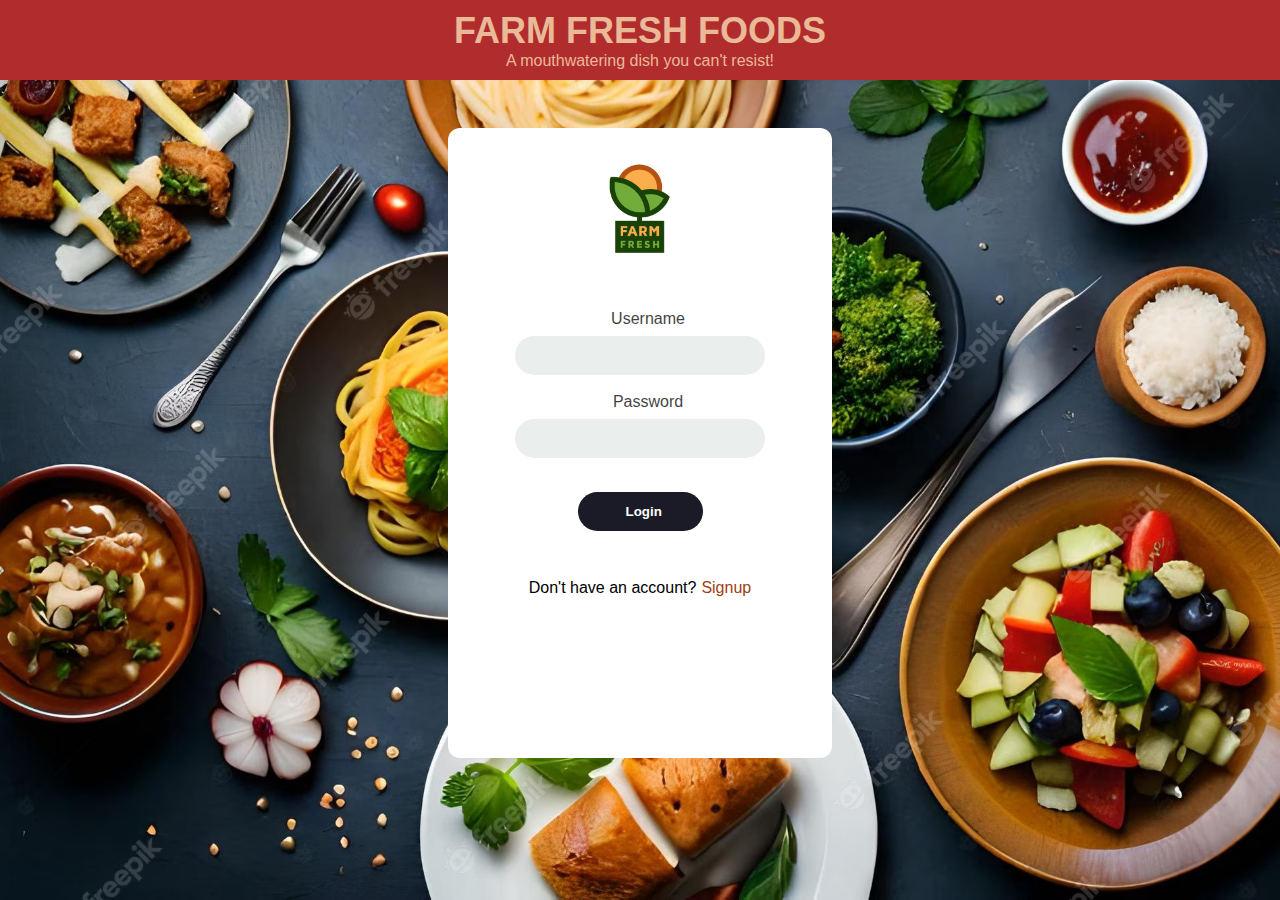
<file: index.html>
<!DOCTYPE html>
<html>
<head>
   <link rel="stylesheet" type="text/css" href="style.css">
    <title>FOOD BAZAAR</title>
    <style>
        body {
            background-image: url('table-with-various-dishes-including-pasta-vegetables-cheese_931553-49027.avif'); /* Replace with the path to your rice and stew background image */
            background-size: cover;
            background-repeat: no-repeat;
            background-attachment: fixed;
            margin: 0;
            padding: 0;
            font-family: Arial, sans-serif;
        }

        header {
            text-align: center;
            padding: 10px;
            color: #eab998;
            background-color:rgb(177, 45, 45);
        }

        h1 {
            font-size: 36px;
            margin: 0;
        }
n 
        p {
            font-size: 20px;
            margin: 20px 0;
        }
                sub-form{ background-color: blue;}

        /* You can add additional CSS rules for your content here */
    </style>
</head>

    <header>
        <h1 >FARM FRESH FOODS</h1>
        <p >A mouthwatering dish you can't resist!</p>
    </header>

    <!-- Add more content about rice and stew here -->
 
<body style="background-color: aqua"> 
    <div class="form">
        <form action="#" class="sub-form">
            <div class="upper-form">
               <div style="text-align:center;">
                <img src="f5204917a01e6c457e08030df0e253d2.png" alt="Logo" class="logo"> 
                <br></br>
                <label>Username</label> <br>
                <input type="text" name="Username"> <br>
                <label>Password</label> <br>
                <input type="password" name="password"> <br>
                <div class="btn">
                <button type="submit"><a href="princedossey 2.html">Login</a></button> <br>
                </div>
                </div>
            </div>
            <div class="button-form">
                <div class="no-account">Don't have an account?</div>
                <a href="prince dossey 2.html" class="signup">Signup</a>
                <a img="f5204917a01e6c457e08030df0e253d2.png"></a>
            </div>
            <div>

            </div>
        </form>
    </div>

</html>
</file>
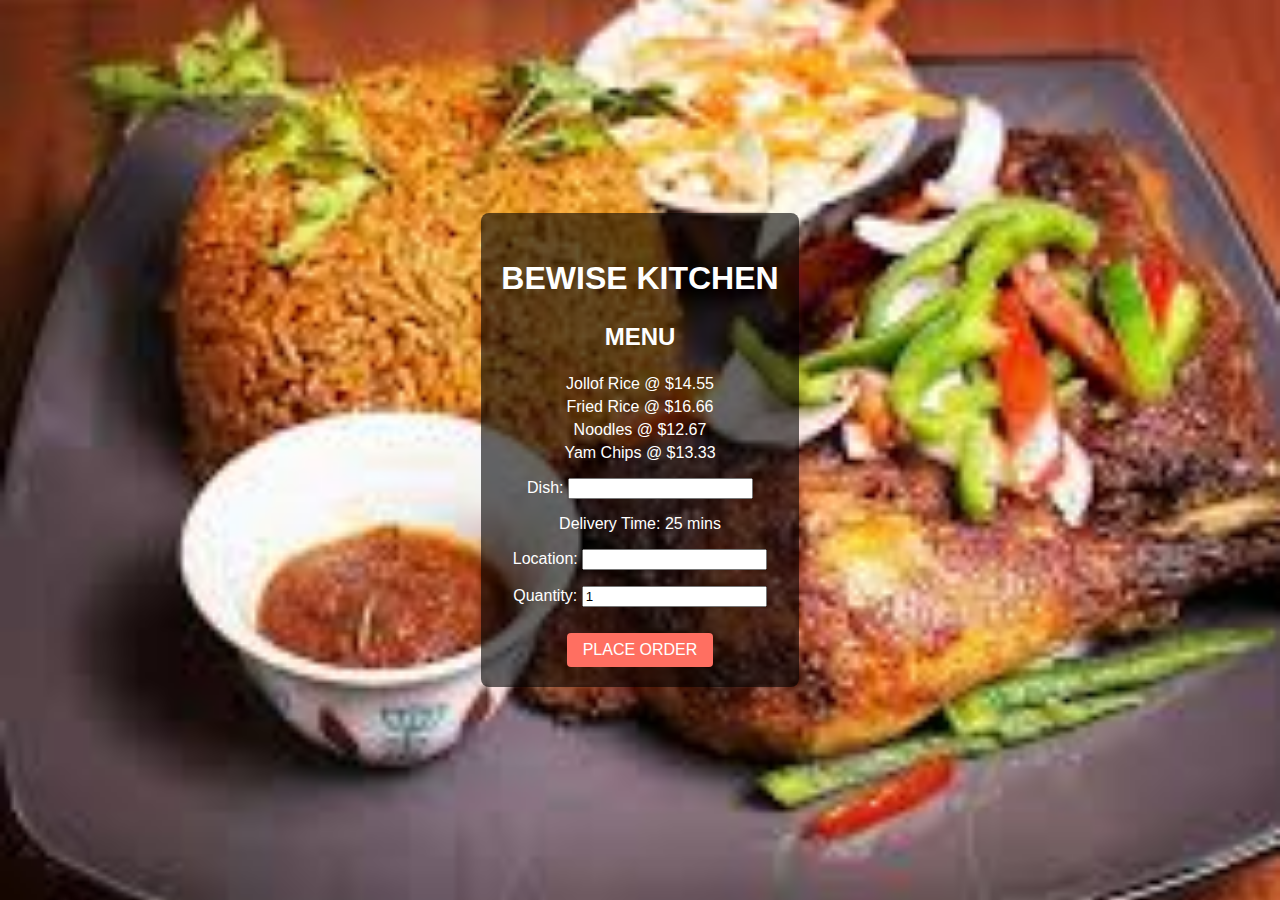
<file: be wise.html>
<!DOCTYPE html>
<html lang="en">
<head>
    <meta charset="UTF-8">
    <meta name="viewport" content="width=device-width, initial-scale=1.0">
    <link rel="stylesheet" type="text/css" href="bewise.css">
    <title>Restaurant Details</title>
    <style>
        /* Add your CSS styles for the details page here */
       
    </style>
</head>
<body>
<div class="menu-details-container">
    <div class="restaurant-details">
        <h2>BEWISE KITCHEN</h2>
        <h3>MENU</h3>
        <ul>
            <li>Jollof Rice @ $14.55</li>
            <li>Fried Rice @ $16.66</li>
            <li>Noodles @ $12.67</li>
            <li>Yam Chips @ $13.33</li>
        </ul>

        <p>Dish: <input type="dish"></p>
        <p>Delivery Time: 25 mins</p>
        <p>Location: <input type="Place"></p>
        <p>Quantity: <input type="number" min="1" value="1"></p>
        
        <a href="pkoi 2.html" class="btn">PLACE ORDER</a>
    </div>
</div>
</body>
</html>
</file>
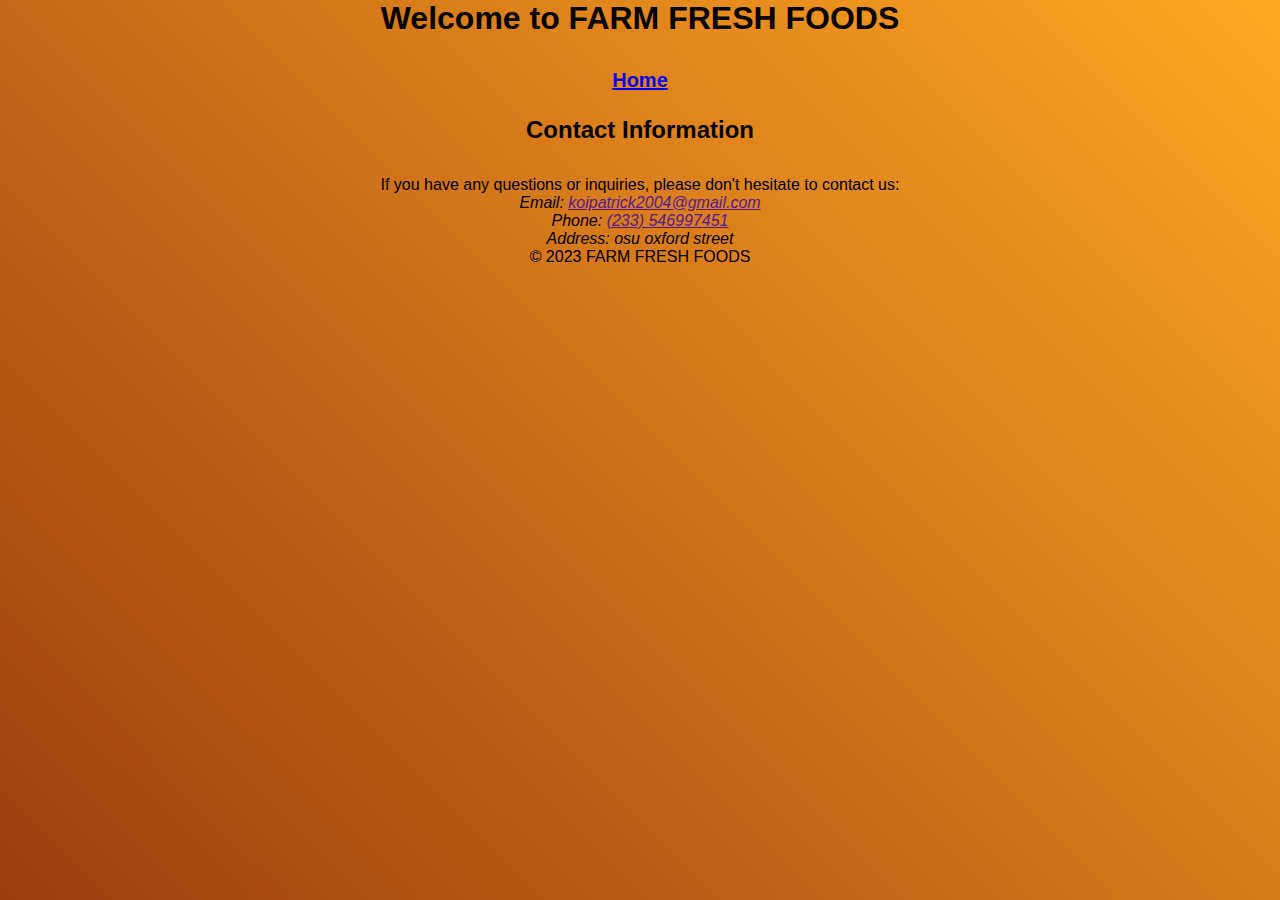
<file: contact.html>
<!DOCTYPE html>
<html lang="en">
<head>
    <meta charset="UTF-8">
    <meta name="viewport" content="width=device-width, initial-scale=1.0">
    <title>Uber Food</title>
    <link rel="stylesheet" href="style.css">
</head>
<body>
    <header>
        <h1>Welcome to FARM FRESH FOODS</h1>
        <nav>
            <ul>
                <li><a href="index.html">Home</a></li>
               
            </ul>
        </nav>
    </header>

    <main>
        <section class="contact">
            <h2>Contact Information</h2>
            <p>If you have any questions or inquiries, please don't hesitate to contact us:</p>
            <address>
                <p>Email: <a href>koipatrick2004@gmail.com</a></p>
                <p>Phone: <a href> (233) 546997451</a></p>
                <p>Address: osu oxford street</p>
            </address>
        </section>
    </main>

    <footer>
        <p>&copy; 2023 FARM FRESH FOODS</p>
    </footer>
</body>
</html>
</file>
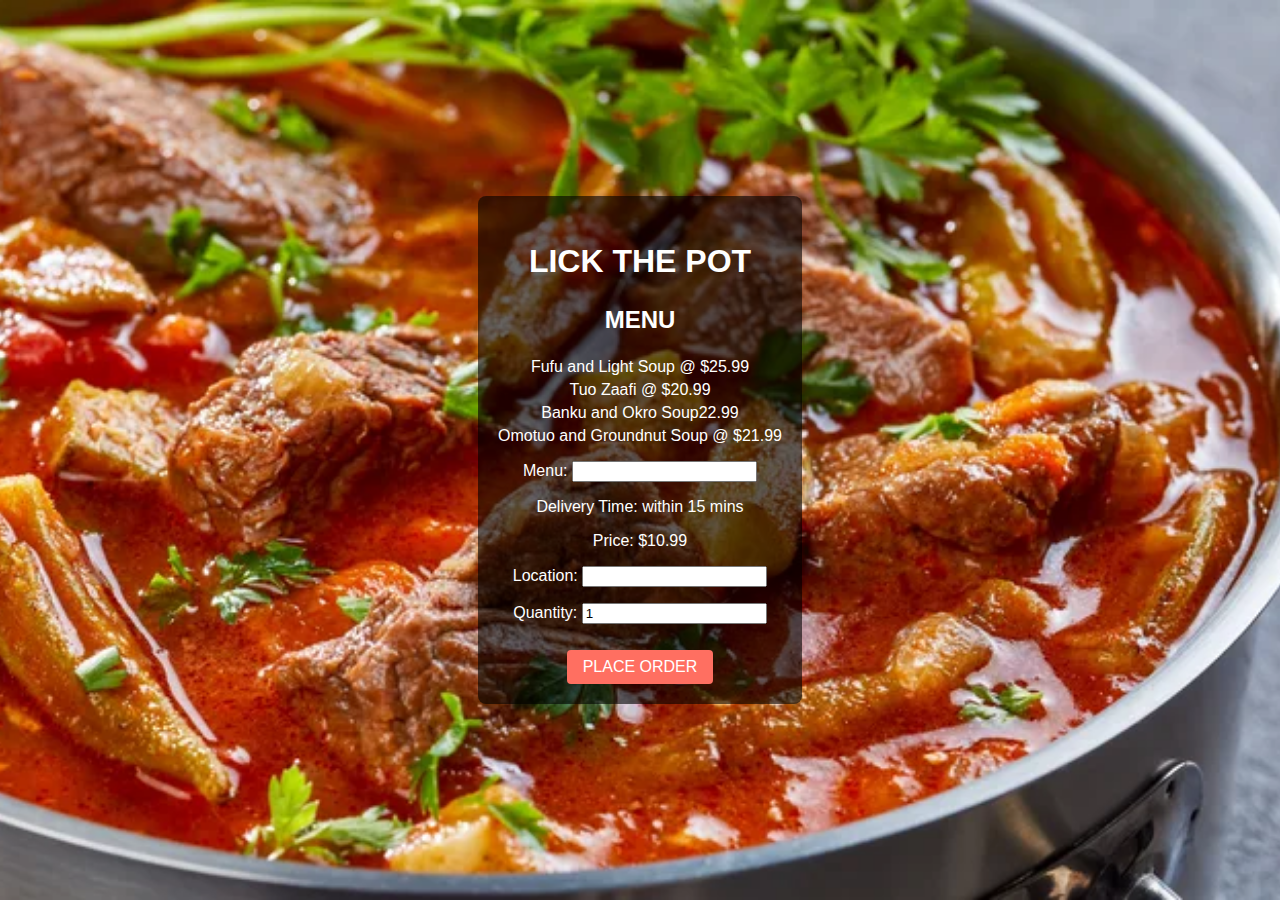
<file: lick the pot.html>
<!DOCTYPE html>
<html lang="en">
<head>
    <meta charset="UTF-8">
    <meta name="viewport" content="width=device-width, initial-scale=1.0">
    <link rel="stylesheet" type="text/css" href="lick the pot.css">
    <title>Restaurant Details</title>
    <style>
        /* Add your CSS styles for the details page here */
       
    </style>
</head>
<body>
    <div class="menu-details-container">
        <div class="restaurant-details">
            <h2>LICK THE POT</h2>
            <h3>MENU</h3>
            <ul>
                <li>Fufu and Light Soup @ $25.99</li>
                <li>Tuo Zaafi @ $20.99</li>
                <li>Banku and Okro Soup22.99</li>
                <li>Omotuo and Groundnut Soup @ $21.99</li>
            </ul>

            <p>Menu: <input type="dish"></p>
            <p>Delivery Time: within 15 mins</p>
            <p>Price: $10.99</p>
            <p>Location: <input type="Place"></p>
            <p>Quantity: <input type="number" min="1" value="1"></p>
            
            <a href="pkoi 2.html" class="btn">PLACE ORDER</a>
        </div>
    </div>

    
</body>
</html>
</file>
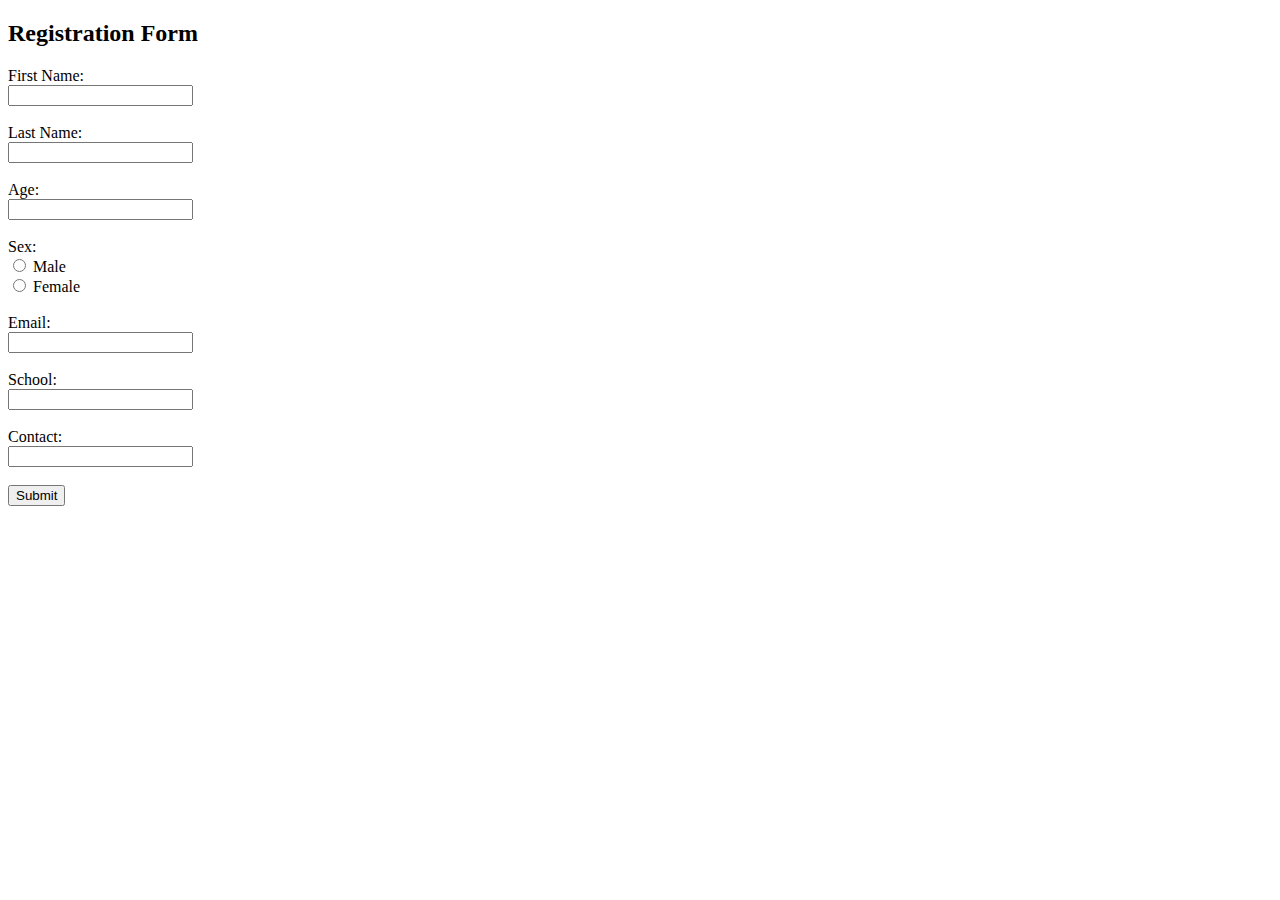
<file: name.html>
<!DOCTYPE html>
<html>
<head>
    <title>Registration Form</title>
</head>
<body>

<h2>Registration Form</h2>

<form action="/submit" method="post">
    <label for="firstName">First Name:</label><br>
    <input type="text" id="firstName" name="firstName"><br><br>
    
    <label for="lastName">Last Name:</label><br>
    <input type="text" id="lastName" name="lastName"><br><br>
    
    <label for="age">Age:</label><br>
    <input type="number" id="age" name="age"><br><br>
    
    <label>Sex:</label><br>
    <input type="radio" id="male" name="sex" value="male">
    <label for="male">Male</label><br>
    <input type="radio" id="female" name="sex" value="female">
    <label for="female">Female</label><br><br>
    
    <label for="email">Email:</label><br>
    <input type="email" id="email" name="email"><br><br>
    
    <label for="school">School:</label><br>
    <input type="text" id="school" name="school"><br><br>
    
    <label for="contact">Contact:</label><br>
    <input type="tel" id="contact" name="contact"><br><br>
    
    <input type="submit" value="Submit">
</form>

</body>
</html>
</file>
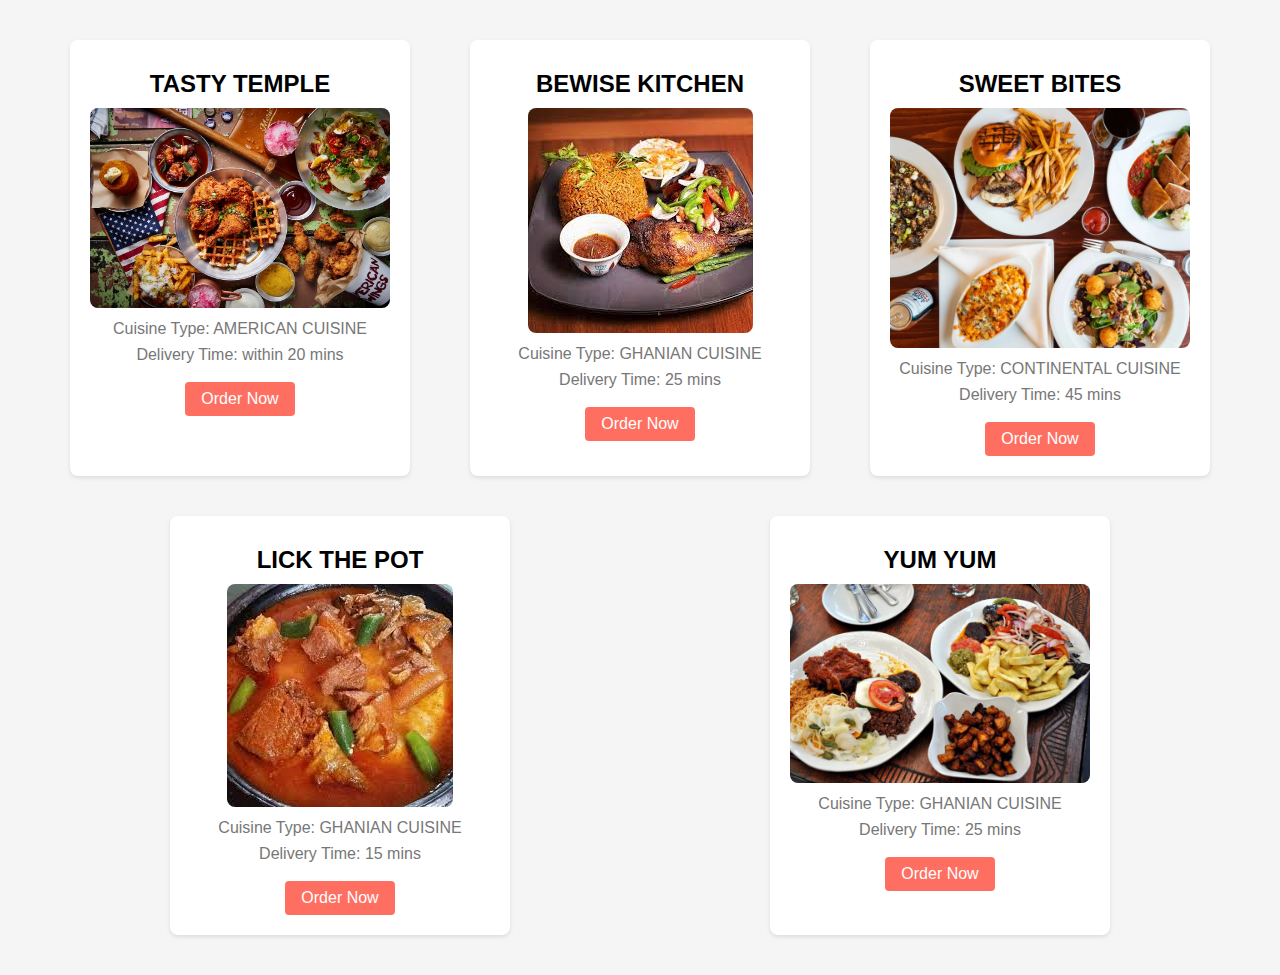
<file: p prince dossey.HTML>
<!DOCTYPE html>
<html lang="en">
<head>
    <meta charset="UTF-8">
    <meta name="viewport" content="width=device-width, initial-scale=1.0">
    <title>Food Menu</title>
    <style>
        body {
            font-family: Arial, sans-serif;
            background-color: #f5f5f5;
            margin: 0;
            padding: 0;
        }

        .menu-container {
            max-width: 1200px;
            margin: 0 auto;
            padding: 20px;
            display: flex;
            flex-wrap: wrap;
            justify-content: space-around;
        }

        .restaurant-card {
            background-color: #ffffff;
            box-shadow: 0 2px 4px rgba(0, 0, 0, 0.1);
            border-radius: 8px;
            margin: 20px;
            width: 300px;
            padding: 20px;
            text-align: center;
        }

        .restaurant-card img {
            max-width: 100%;
            border-radius: 8px;
        }

        h2 {
            font-size: 1.5rem;
            margin: 10px 0;
        }

        h3 {
            font-size: 1.2rem;
            margin: 10px 0;
        }

        p {
            margin: 8px 0;
            color: #777;
        }

        .btn {
            display: inline-block;
            background-color: #ff6f61;
            color: #fff;
            padding: 8px 16px;
            border-radius: 4px;
            text-decoration: none;
            margin-top: 10px;
        }

        .btn:hover {
            background-color: #ff4136;
        }
    </style>
</head>
<body>
    <div class="menu-container">
        <div class="restaurant-card">
            <h2>TASTY TEMPLE</h2>
            <img src="American-food-in-Canada.jpg" alt="Restaurant 1">
            <p>Cuisine Type: AMERICAN CUISINE</p>
            <p>Delivery Time: within 20 mins</p>
            <a href="tasty temple.html" class="btn">Order Now</a>
        </div>
        <div class="restaurant-card">
            <h2>BEWISE KITCHEN</h2>
            <img src="images.jpeg" alt="Restaurant 2">
            <p>Cuisine Type: GHANIAN CUISINE</p>
            <p>Delivery Time: 25 mins</p>
            <a href="be wise.html" class="btn">Order Now</a>
        </div>
        <div class="restaurant-card">
            <h2>SWEET BITES</h2>
            <img src="continental.webp" alt="Restaurant 3">
            <p>Cuisine Type: CONTINENTAL CUISINE</p>
            <p>Delivery Time: 45 mins</p>
            <a href="sweet bites.html" class="btn">Order Now</a>
        </div>
        <div class="restaurant-card">
            <h2>LICK THE POT</h2>
            <img src="fufu k.jpeg" alt="Restaurant 4">
            <p>Cuisine Type: GHANIAN CUISINE</p>
            <p>Delivery Time: 15 mins</p>
            <a href="lick the pot.html" class="btn">Order Now</a>
        </div>
        <div class="restaurant-card">
            <h2>YUM YUM</h2>
            <img src="5833632570_c0cdf6cf8b_o2.webp" alt="Restaurant 4">
            <p>Cuisine Type: GHANIAN CUISINE</p>
            <p>Delivery Time: 25 mins</p>
            <a href="yum yum.html" class="btn">Order Now</a>
        </div>
        <!-- Add more restaurant cards as needed -->
    </div>
</body>
</html>
</file>
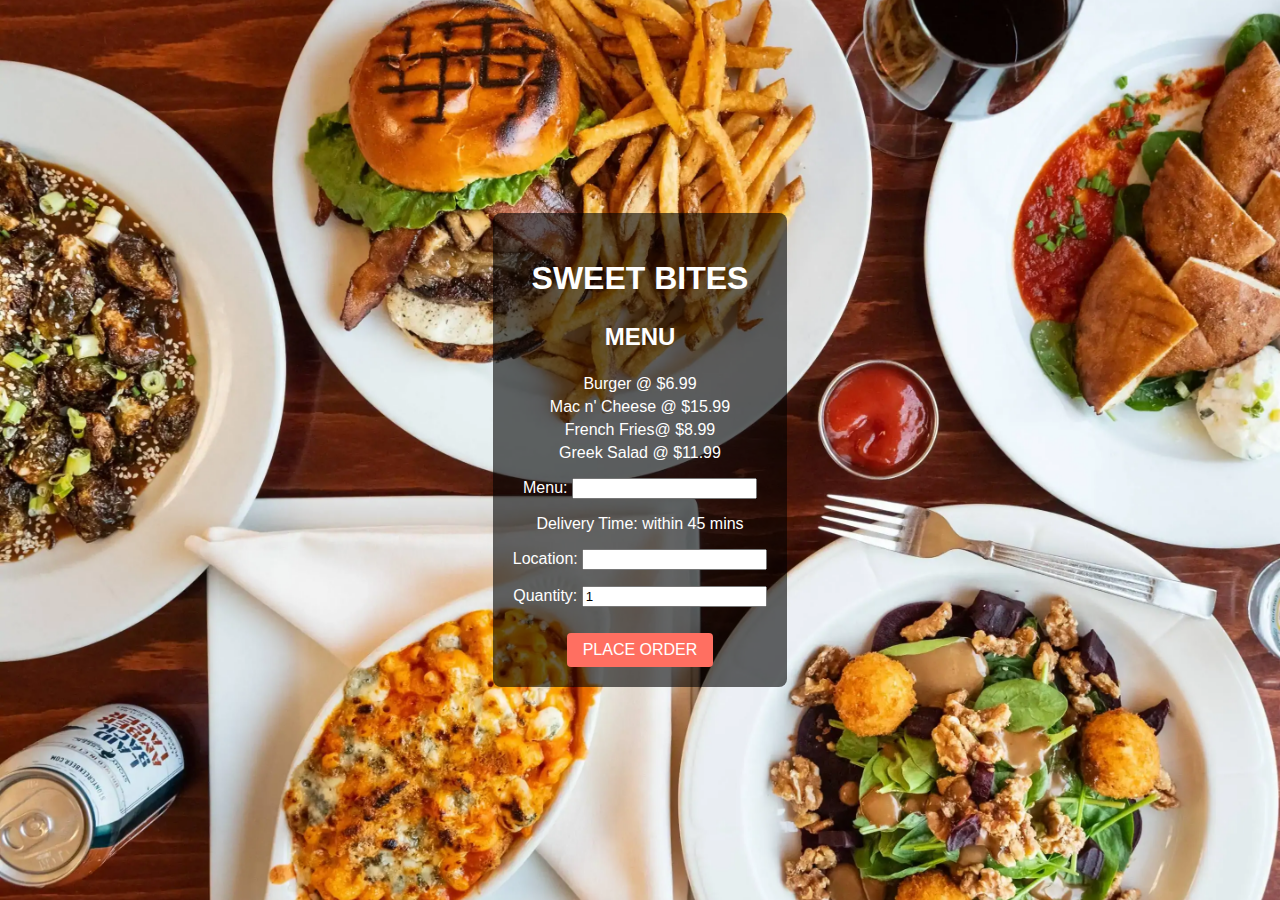
<file: sweet bites.html>
<!DOCTYPE html>
<html lang="en">
<head>
    <meta charset="UTF-8">
    <meta name="viewport" content="width=device-width, initial-scale=1.0">
    <link rel="stylesheet" type="text/css" href="sweet bites.css">
    <title>Restaurant Details</title>
    <style>
        /* Add your CSS styles for the details page here */

    </style>
</head>
<body>
    <div class="menu-details-container">
        <div class="restaurant-details">
            <h2>SWEET BITES</h2>
            <h3>MENU</h3>
            <ul>
                <li>Burger @ $6.99</li>
                <li>Mac n' Cheese @ $15.99</li>
                <li>French Fries@ $8.99</li>
                <li>Greek Salad @ $11.99</li>
            </ul>

            <p>Menu: <input type="dish"></p>
            <p>Delivery Time: within 45 mins</p>
            <p>Location: <input type="Place"></p>
            <p>Quantity: <input type="number" min="1" value="1"></p>
            
            <a href="pkoi 2.html" class="btn">PLACE ORDER</a>
        </div>
    </div>

    
</body>
</html>
</file>
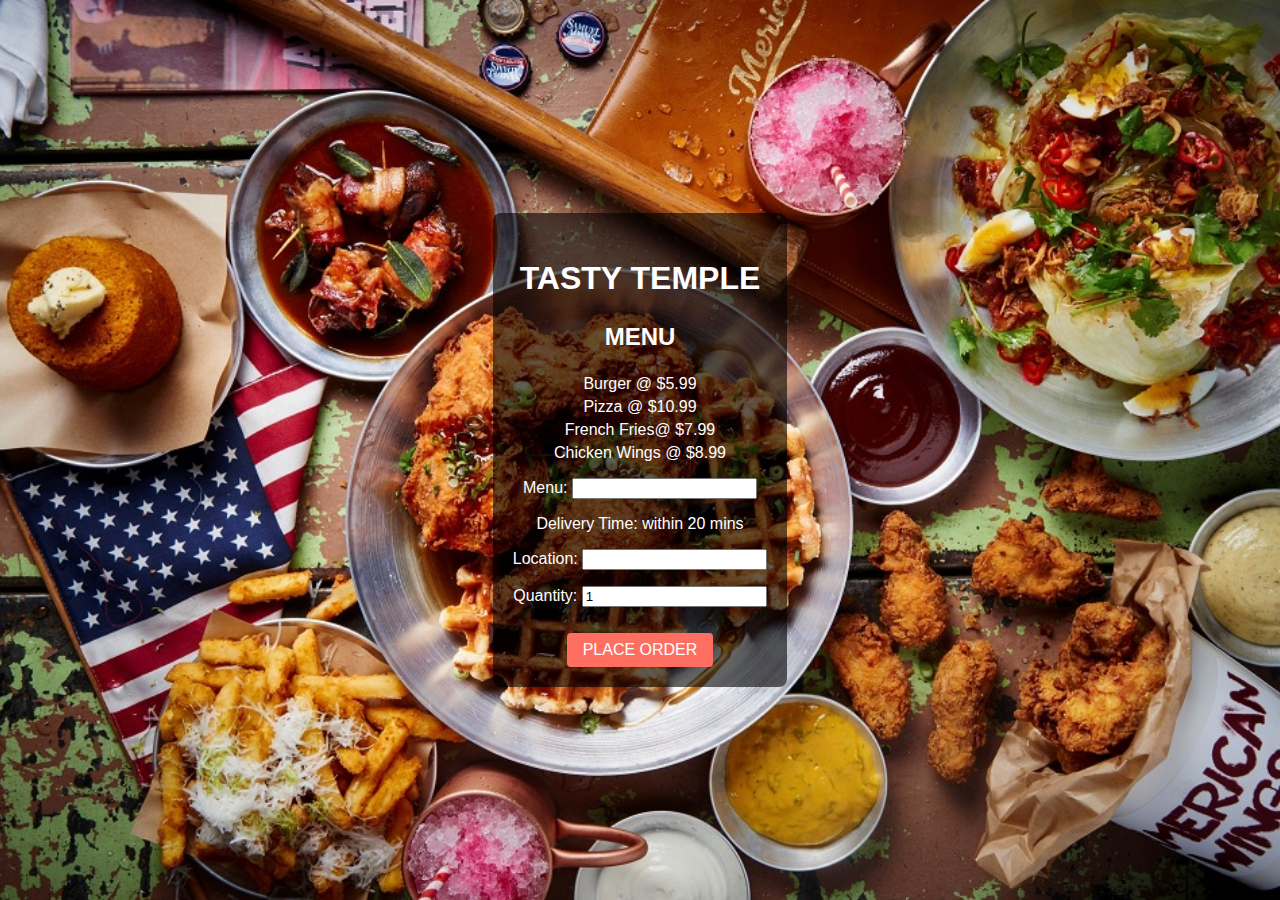
<file: tasty temple.html>
<!DOCTYPE html>
<html lang="en">
<head>
    <meta charset="UTF-8">
    <meta name="viewport" content="width=device-width, initial-scale=1.0">
    <link rel="stylesheet" type="text/css" href="tasty temple.css">
    <title>Restaurant Details</title>
    <style>
        /* Add your CSS styles for the details page here */
       
    </style>
</head>
<body>
    <div class="menu-details-container">
        <div class="restaurant-details">
            <h2>TASTY TEMPLE</h2>
            <h3>MENU</h3>
            <ul>
                <li>Burger @ $5.99</li>
                <li>Pizza @ $10.99</li>
                <li>French Fries@ $7.99</li>
                <li>Chicken Wings @ $8.99</li>
            </ul>

            <p>Menu: <input type="dish"></p>
            <p>Delivery Time: within 20 mins</p>
            <p>Location: <input type="Place"></p>
            <p>Quantity: <input type="number" min="1" value="1"></p>
            
            <a href="pkoi 2.html" class="btn">PLACE ORDER</a>
        </div>
    </div>

    
</body>
</html>
</file>
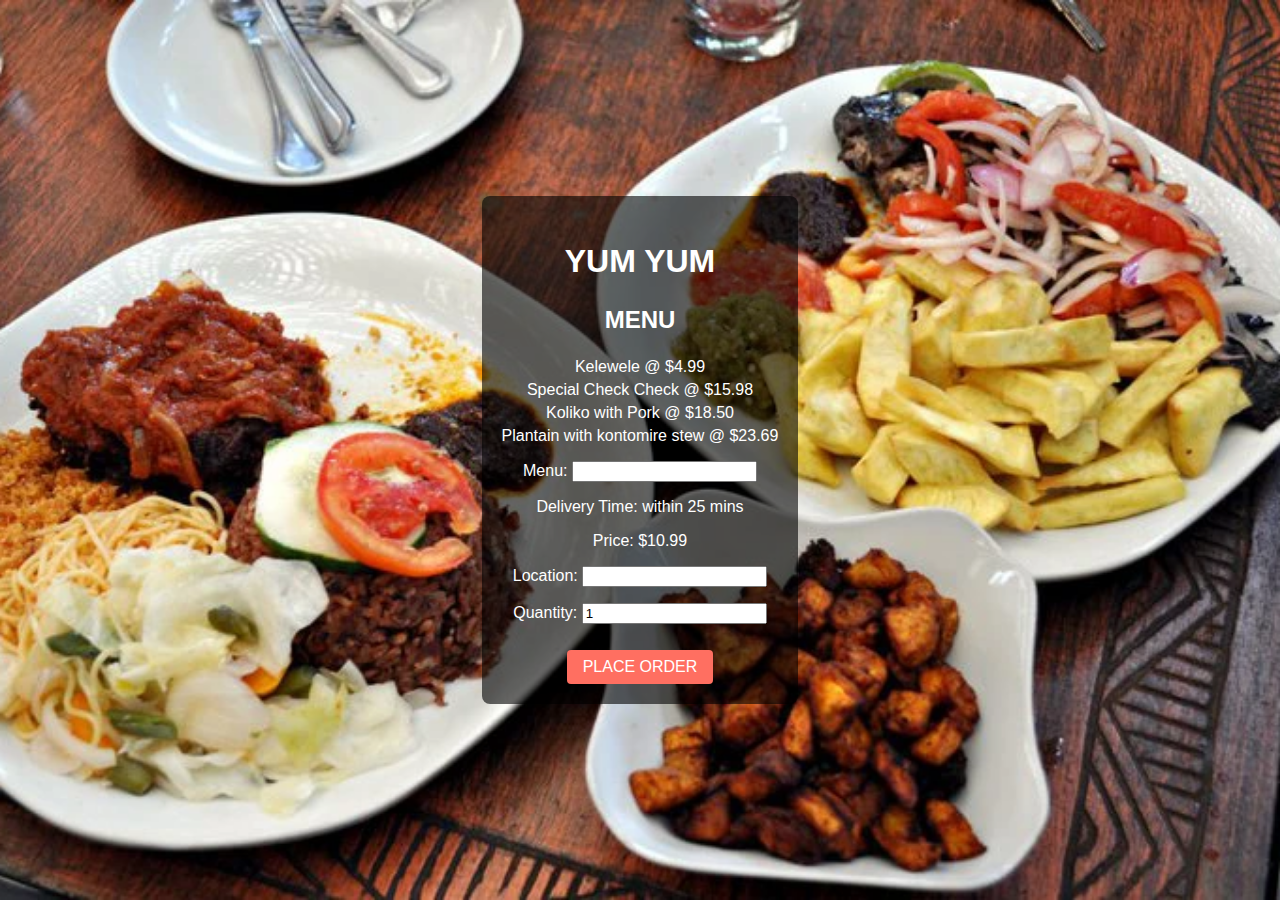
<file: yum yum.html>
<!DOCTYPE html>
<html lang="en">
<head>
    <meta charset="UTF-8">
    <meta name="viewport" content="width=device-width, initial-scale=1.0">
    <link rel="stylesheet" type="text/css" href="yum yum.css">
    <title>Restaurant Details</title>
    <style>
        /* Add your CSS styles for the details page here */
       
    </style>
</head>
<body>
    <div class="menu-details-container">
        <div class="restaurant-details">
            <h2>YUM YUM</h2>
            <h3>MENU</h3>
            <ul>
                <li>Kelewele @ $4.99</li>
                <li>Special Check Check @ $15.98</li>
                <li>Koliko with Pork @ $18.50</li>
                <li>Plantain with kontomire stew @ $23.69</li>
            </ul>

            <p>Menu: <input type="dish"></p>
            <p>Delivery Time: within 25 mins</p>
            <p>Price: $10.99</p>
            <p>Location: <input type="Place"></p>
            <p>Quantity: <input type="number" min="1" value="1"></p>
            
            <a href="pkoi 2.html" class="btn">PLACE ORDER</a>
        </div>
    </div>

    
</body>
</html>
</file>
<file: style.css>
*{
    padding: 0;
    margin: 0;
    box-sizing: border-box;
}

button a {
    color: white;
    text-decoration: none;
}

.container {
    display: flex;
    justify-content: space-around;
}

.parent-link {
    font-size: 1rem;
}

.parent-link, .icon {
    display: flex;
    align-items: center;
    justify-content: center;
}

.logo {
    height: 42px;
}

.logo:hover {
    opacity: 0.7;
}

.social-links {
    padding: 0 2.5rem;
    margin: 0;
    color: whitesmoke;
    font-weight: 500;
    text-decoration: none;
}

.social-links:hover {
    opacity: 0.8;
}

.sm-icon {
    padding: 0 1rem;
    margin: 0;
    color: whitesmoke;
}

.sm-icon:hover {
    opacity: 0.8;
}

nav {
    font-size: 20px;
    font-weight: 700;
    display: flex;
    justify-content: space-between;
    padding-top: 32px;
}

body {
    font-family: 'Nunito', sans-serif;
    background-image: linear-gradient(45deg, #9e3d10 0%, #ffa621 100%);
    height:100vh ;
    background-size: cover;
    background-position: center;
    background-repeat: no-repeat;
}
container {
    text-align: center;
}

.logo {
    width: 200px; /* Adjust the width as needed */
    height: auto; /* Maintain aspect ratio */
}
.form {
    display: flex;
    justify-content: center;
    padding-top: 3rem;
}

.sub-form {
    display: flex;
    flex-direction: column;
    align-items: center;
    width: 30vw;
    height: 70vh;
    border-radius: 12px;
    box-shadow: rgba(50, 50, 93, 0,25) 0px 13px 27px -5px, rgba(0, 0, 0, 0.3) 0px 8px 16px -8px;
    background-color: white;
}

h2 {
    margin: 1.5rem 0 2rem 0;
    text-align: center;
}

label {
    padding-left: 16px;
    opacity: 0.75;
}

input {
    display: flex;
    border-radius: 50px;
    border-style: none;
    outline: none;
    margin-top: 8px;
    padding: 12px 24px;
    width: 250px;
    background-color: #eaeeed;
}

input:focus {
    opacity: 0.7;
}

button {
    padding: 12px 48px;
    border-radius: 50px ;
    color: white;
    margin-top: 1rem;
    cursor: pointer;
    outline: none;
    border-width: 0;
    background-color: #1a1b27;
    font-weight: 600;
    width: 50%;
}

button:hover {
    opacity: 0.8;
}

.button-form {
    display: flex;
    justify-content: center;
    margin-top: 3rem;
    background:10 ;
}

.signup {
    padding-left: 5px;
    text-decoration: none;
    cursor: pointer;
    color: #9e3d10;
}

.signup:hover {
    opacity: 0.8;
}
 

body {
    text-align: center;
}

header {
    display: flex;
    justify-content: center;
    align-items: center;
    flex-direction: column;
}

.logo img {
    max-width: 100%;
    height: auto;
}

nav ul {
    list-style: none;
    padding: 0;
    display: flex;
    justify-content: center;
}

nav ul li {
    margin: 0 20px;
}

.contact {
    text-align: center;
}
</file>
<file: bewise.css>
body {
            margin: 0;
            padding: 0;
            background: url("images.jpeg") no-repeat center center fixed;
            background-size: cover;
            height: 100vh;
            display: flex;
            justify-content: center;
            align-items: center;
            text-align: center;
            color: #fff;
            font-family: Arial, sans-serif;
        }

        .restaurant-details {
            background-color: rgba(0, 0, 0, 0.6);
            padding: 20px;
            border-radius: 8px;
        }

        .restaurant-details h2 {
            font-size: 2rem;
        }

        .restaurant-details img {
            max-width: 100%;
        }

        .restaurant-details h3 {
            margin-top: 20px;
            font-size: 1.5rem;
        }

        .restaurant-details ul {
            list-style: none;
            padding: 0;
        }

        .restaurant-details ul li {
            margin: 5px 0;
        }

        .btn {
            display: inline-block;
            background-color: #ff6f61;
            color: #fff;
            padding: 8px 16px;
            border-radius: 4px;
            text-decoration: none;
            margin-top: 10px;
        }

        .btn:hover {
            background-color: #ff4136;
        }
</file>
<file: lick the pot.css>
body {
            margin: 0;
            padding: 0;
            background: url("okra-soup-1691173432.webp") no-repeat center center fixed;
            background-size: cover;
            height: 100vh;
            display: flex;
            justify-content: center;
            align-items: center;
            text-align: center;
            color: #fff;
            font-family: Arial, sans-serif;
        }

        .restaurant-details {
            background-color: rgba(0, 0, 0, 0.6);
            padding: 20px;
            border-radius: 8px;
        }

        .restaurant-details h2 {
            font-size: 2rem;
        }

        .restaurant-details img {
            max-width: 100%;
        }

        .restaurant-details h3 {
            margin-top: 20px;
            font-size: 1.5rem;
        }

        .restaurant-details ul {
            list-style: none;
            padding: 0;
        }

        .restaurant-details ul li {
            margin: 5px 0;
        }

        .btn {
            display: inline-block;
            background-color: #ff6f61;
            color: #fff;
            padding: 8px 16px;
            border-radius: 4px;
            text-decoration: none;
            margin-top: 10px;
        }

        .btn:hover {
            background-color: #ff4136;
        }
</file>
<file: sweet bites.css>
body {
            margin: 0;
            padding: 0;
            background: url("continental.webp") no-repeat center center fixed;
            background-size: cover;
            height: 100vh;
            display: flex;
            justify-content: center;
            align-items: center;
            text-align: center;
            color: #fff;
            font-family: Arial, sans-serif;
        }

        .restaurant-details {
            background-color: rgba(0, 0, 0, 0.6);
            padding: 20px;
            border-radius: 8px;
        }

        .restaurant-details h2 {
            font-size: 2rem;
        }

        .restaurant-details img {
            max-width: 100%;
        }

        .restaurant-details h3 {
            margin-top: 20px;
            font-size: 1.5rem;
        }

        .restaurant-details ul {
            list-style: none;
            padding: 0;
        }

        .restaurant-details ul li {
            margin: 5px 0;
        }

        .btn {
            display: inline-block;
            background-color: #ff6f61;
            color: #fff;
            padding: 8px 16px;
            border-radius: 4px;
            text-decoration: none;
            margin-top: 10px;
        }

        .btn:hover {
            background-color: #ff4136;
        }
</file>
<file: tasty temple.css>
body {
    margin: 0;
    padding: 0;
    background: url("American-food-in-Canada.jpg") no-repeat center center fixed;
    background-size: cover;
    height: 100vh;
    display: flex;
    justify-content: center;
    align-items: center;
    text-align: center;
    color: #fff;
    font-family: Arial, sans-serif;
}

.restaurant-details {
    background-color: rgba(0, 0, 0, 0.6);
    padding: 20px;
    border-radius: 8px;
}

.restaurant-details h2 {
    font-size: 2rem;
}

.restaurant-details img {
    max-width: 100%;
}

.restaurant-details h3 {
    margin-top: 20px;
    font-size: 1.5rem;
}

.restaurant-details ul {
    list-style: none;
    padding: 0;
}

.restaurant-details ul li {
    margin: 5px 0;
}

.btn {
    display: inline-block;
    background-color: #ff6f61;
    color: #fff;
    padding: 8px 16px;
    border-radius: 4px;
    text-decoration: none;
    margin-top: 10px;
}

.btn:hover {
    background-color: #ff4136;
}
</file>
<file: yum yum.css>
body {
            margin: 0;
            padding: 0;
            background: url("5833632570_c0cdf6cf8b_o2.webp") no-repeat center center fixed;
            background-size: cover;
            height: 100vh;
            display: flex;
            justify-content: center;
            align-items: center;
            text-align: center;
            color: #fff;
            font-family: Arial, sans-serif;
        }

        .restaurant-details {
            background-color: rgba(0, 0, 0, 0.6);
            padding: 20px;
            border-radius: 8px;
        }

        .restaurant-details h2 {
            font-size: 2rem;
        }

        .restaurant-details img {
            max-width: 100%;
        }

        .restaurant-details h3 {
            margin-top: 20px;
            font-size: 1.5rem;
        }

        .restaurant-details ul {
            list-style: none;
            padding: 0;
        }

        .restaurant-details ul li {
            margin: 5px 0;
        }

        .btn {
            display: inline-block;
            background-color: #ff6f61;
            color: #fff;
            padding: 8px 16px;
            border-radius: 4px;
            text-decoration: none;
            margin-top: 10px;
        }

        .btn:hover {
            background-color: #ff4136;
        }
</file>
